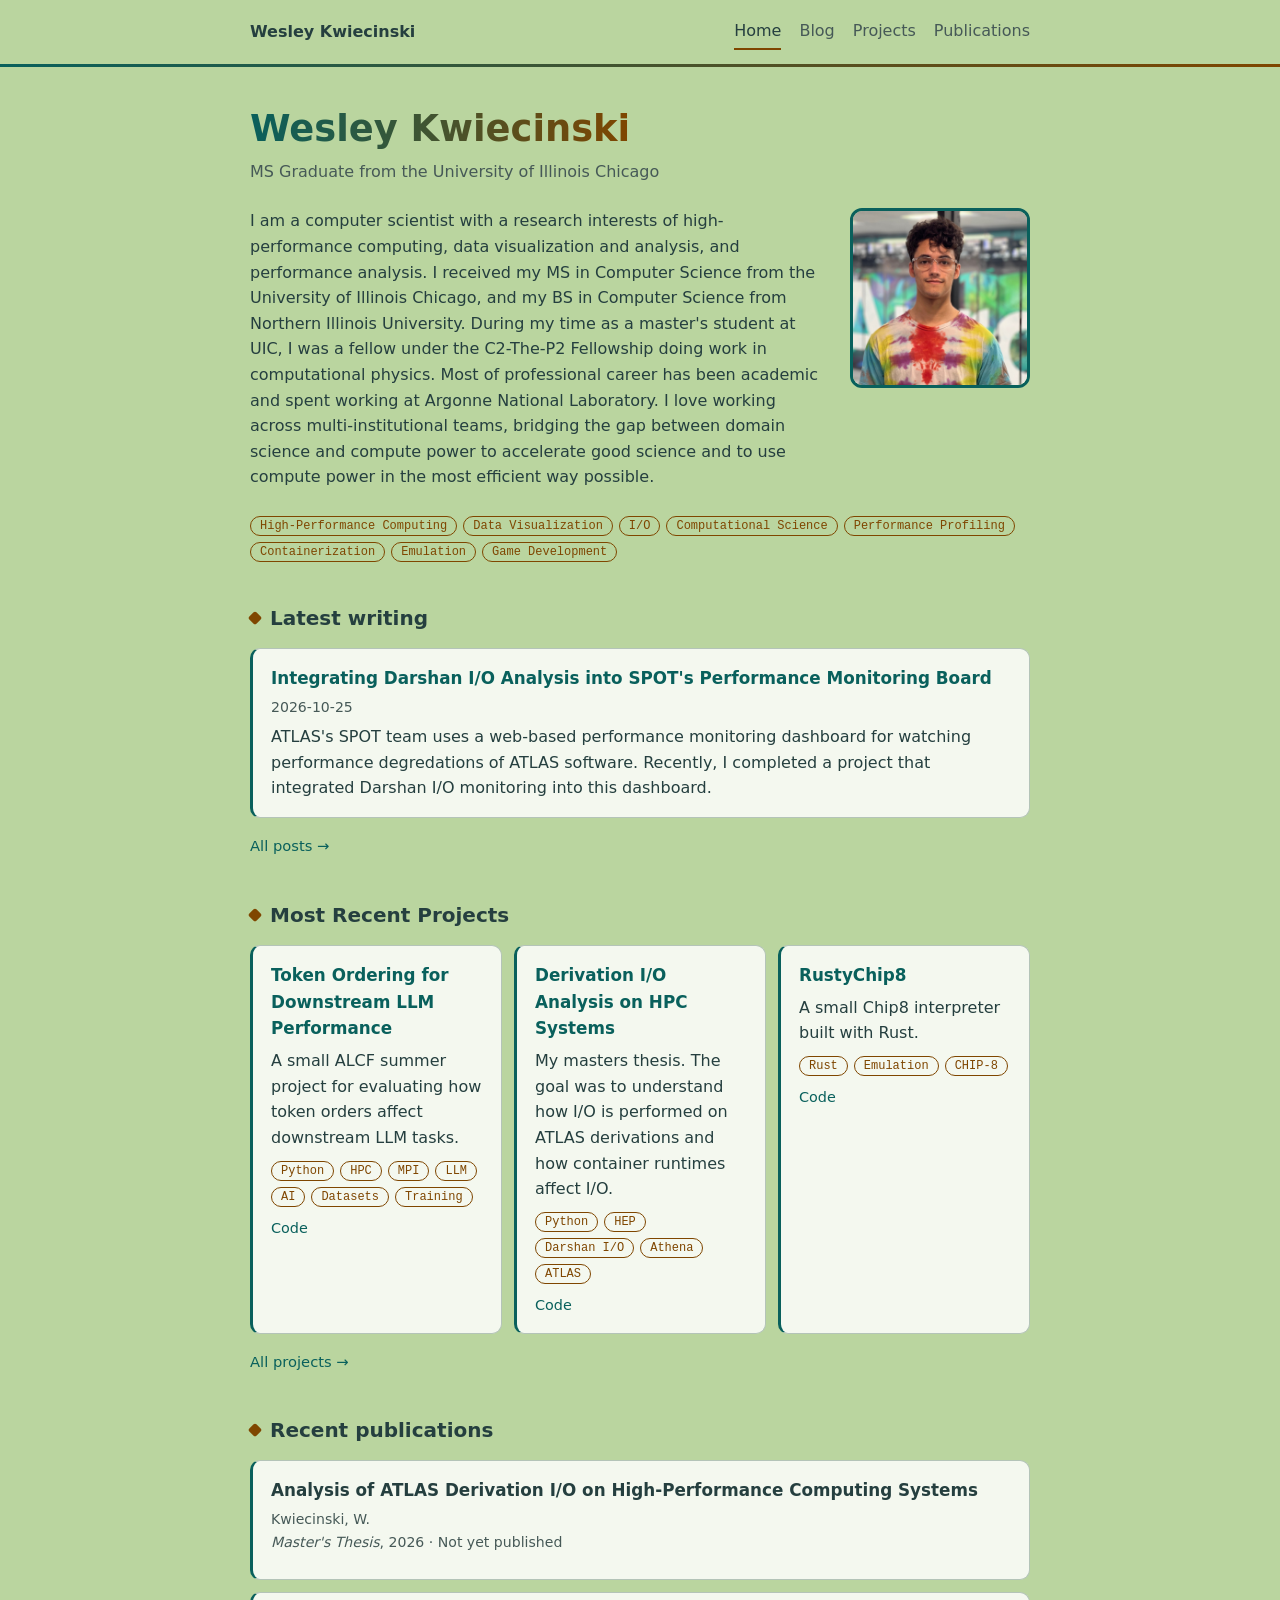
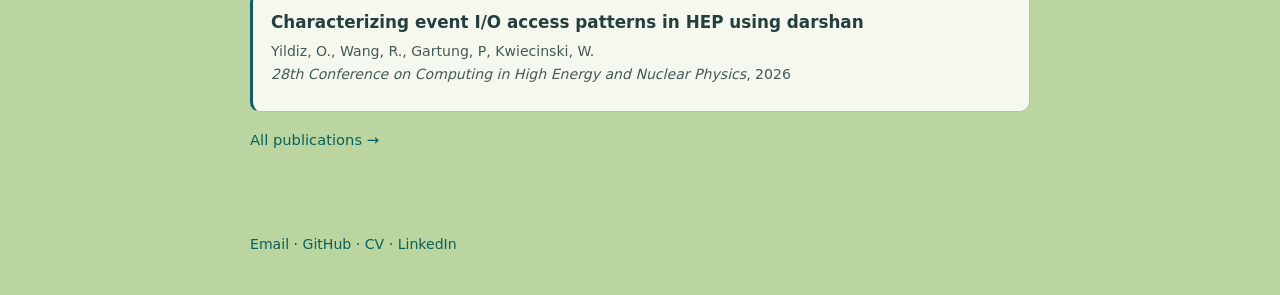
<file: index.html>
<!DOCTYPE html>
<html lang="en">
<head>
<meta charset="utf-8">
<meta name="viewport" content="width=device-width, initial-scale=1">
<title>Wesley Kwiecinski</title>
<link rel="stylesheet" href="style.css">
</head>
<body data-page="home">
<header id="site-header"></header>
<main id="view"></main>
<footer id="site-footer"></footer>
<script src="site.js"></script>
</body>
</html>
</file>
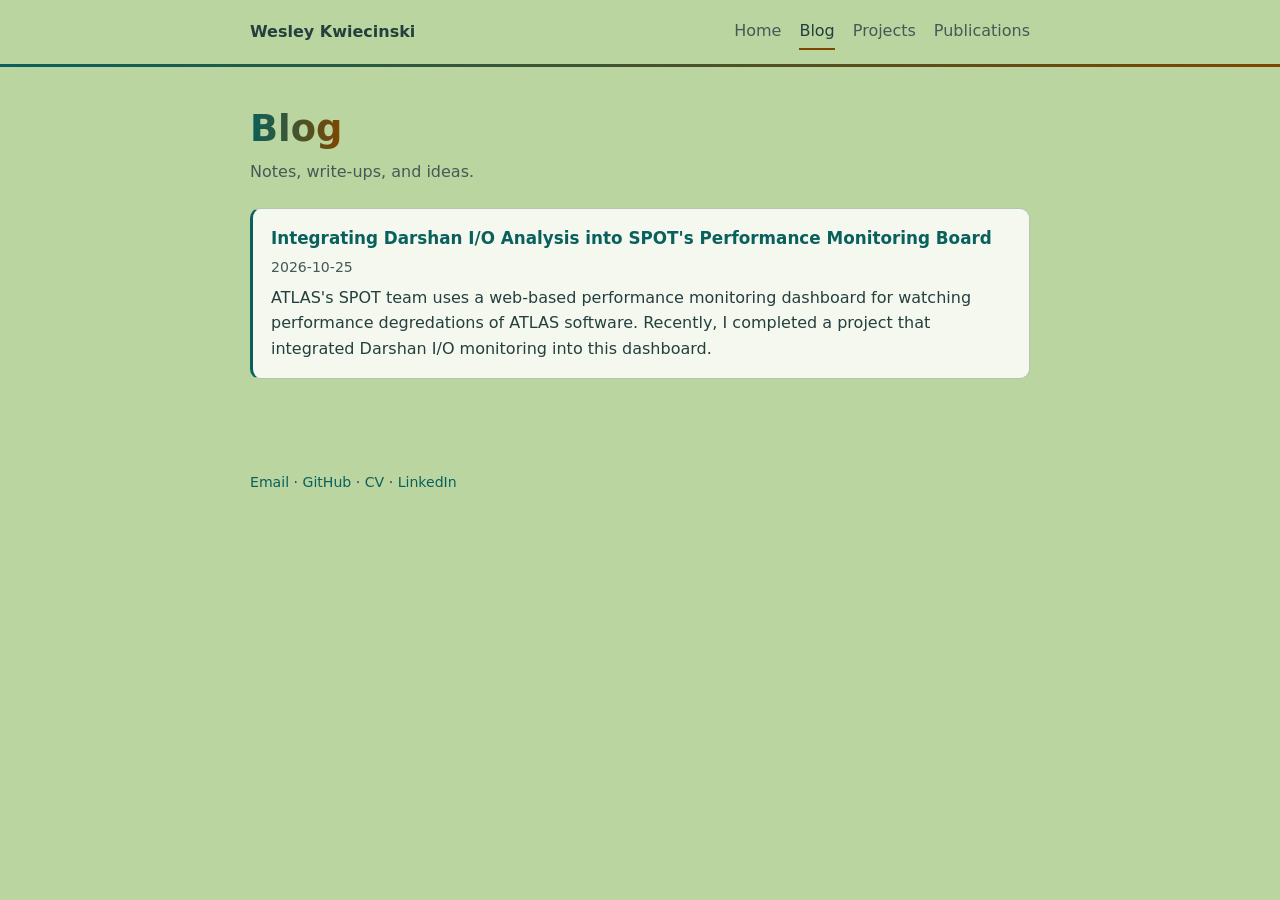
<file: blog.html>
<!DOCTYPE html>
<html lang="en">
<head>
<meta charset="utf-8">
<meta name="viewport" content="width=device-width, initial-scale=1">
<title>Wesley Kwiecinski</title>
<link rel="stylesheet" href="style.css">
</head>
<body data-page="blog">
<header id="site-header"></header>
<main id="view"></main>
<footer id="site-footer"></footer>
<script src="site.js"></script>
</body>
</html>
</file>
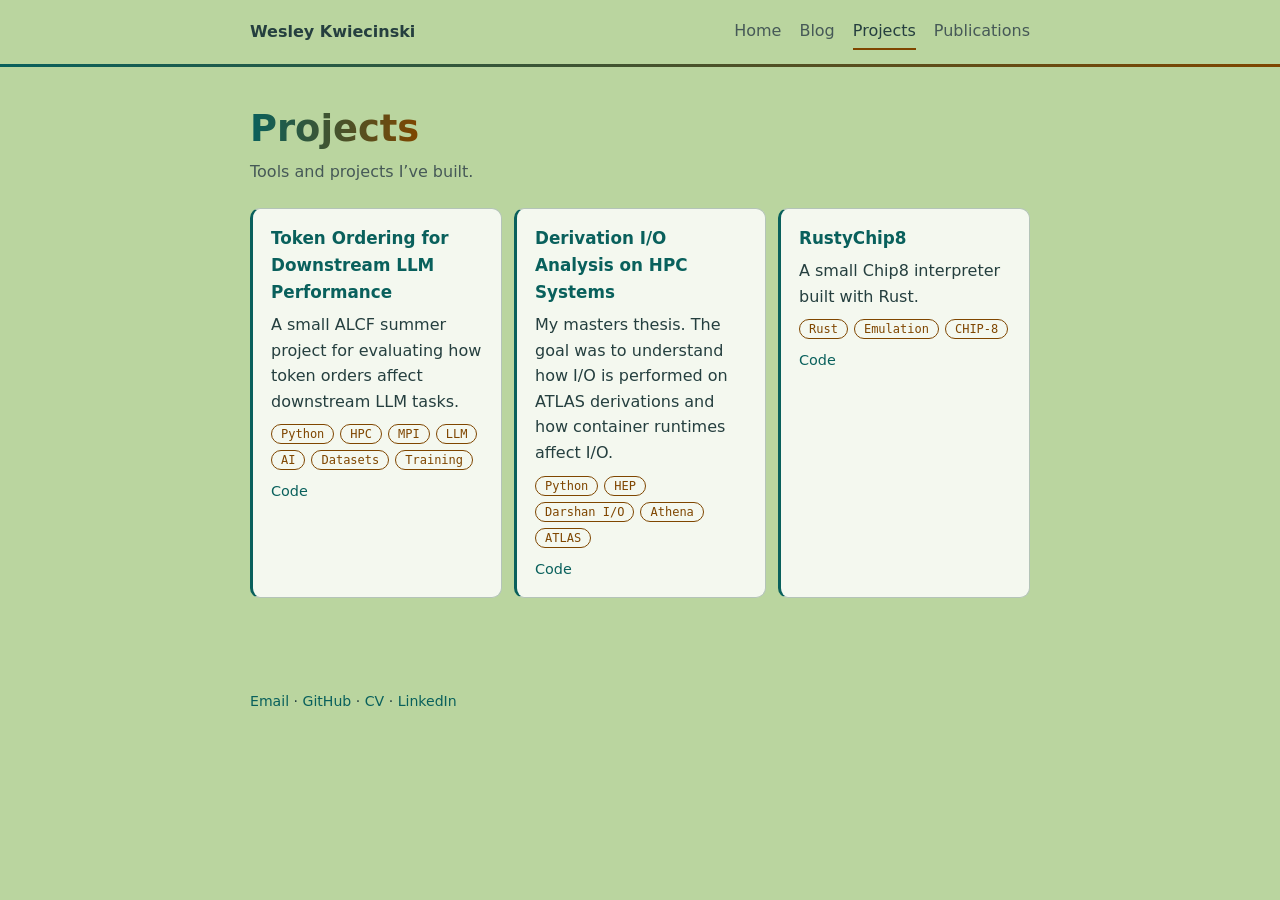
<file: projects.html>
<!DOCTYPE html>
<html lang="en">
<head>
<meta charset="utf-8">
<meta name="viewport" content="width=device-width, initial-scale=1">
<title>Wesley Kwiecinski</title>
<link rel="stylesheet" href="style.css">
</head>
<body data-page="projects">
<header id="site-header"></header>
<main id="view"></main>
<footer id="site-footer"></footer>
<script src="site.js"></script>
</body>
</html>
</file>
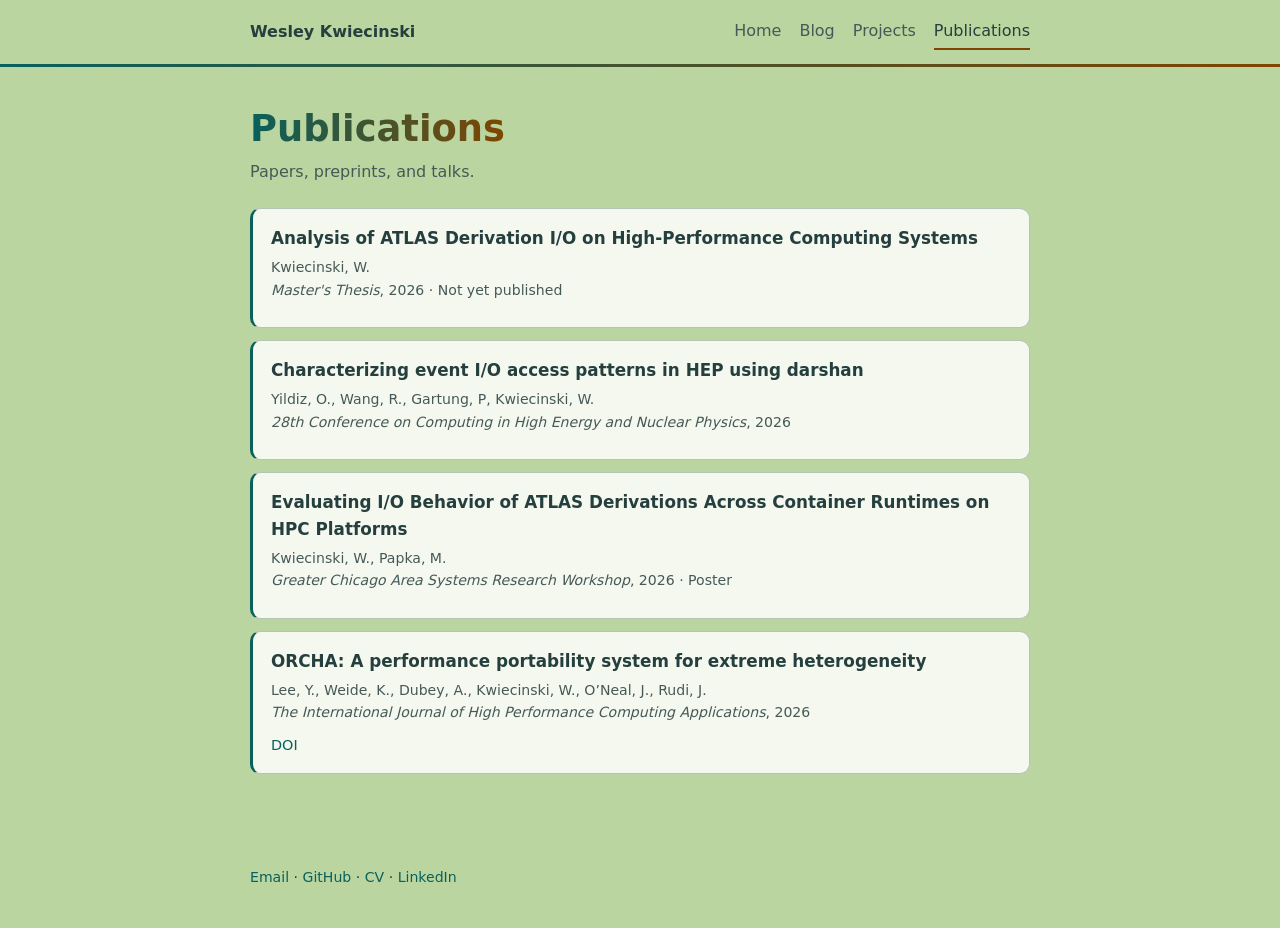
<file: publications.html>
<!DOCTYPE html>
<html lang="en">
<head>
<meta charset="utf-8">
<meta name="viewport" content="width=device-width, initial-scale=1">
<title>Wesley Kwiecinski</title>
<link rel="stylesheet" href="style.css">
</head>
<body data-page="publications">
<header id="site-header"></header>
<main id="view"></main>
<footer id="site-footer"></footer>
<script src="site.js"></script>
</body>
</html>
</file>
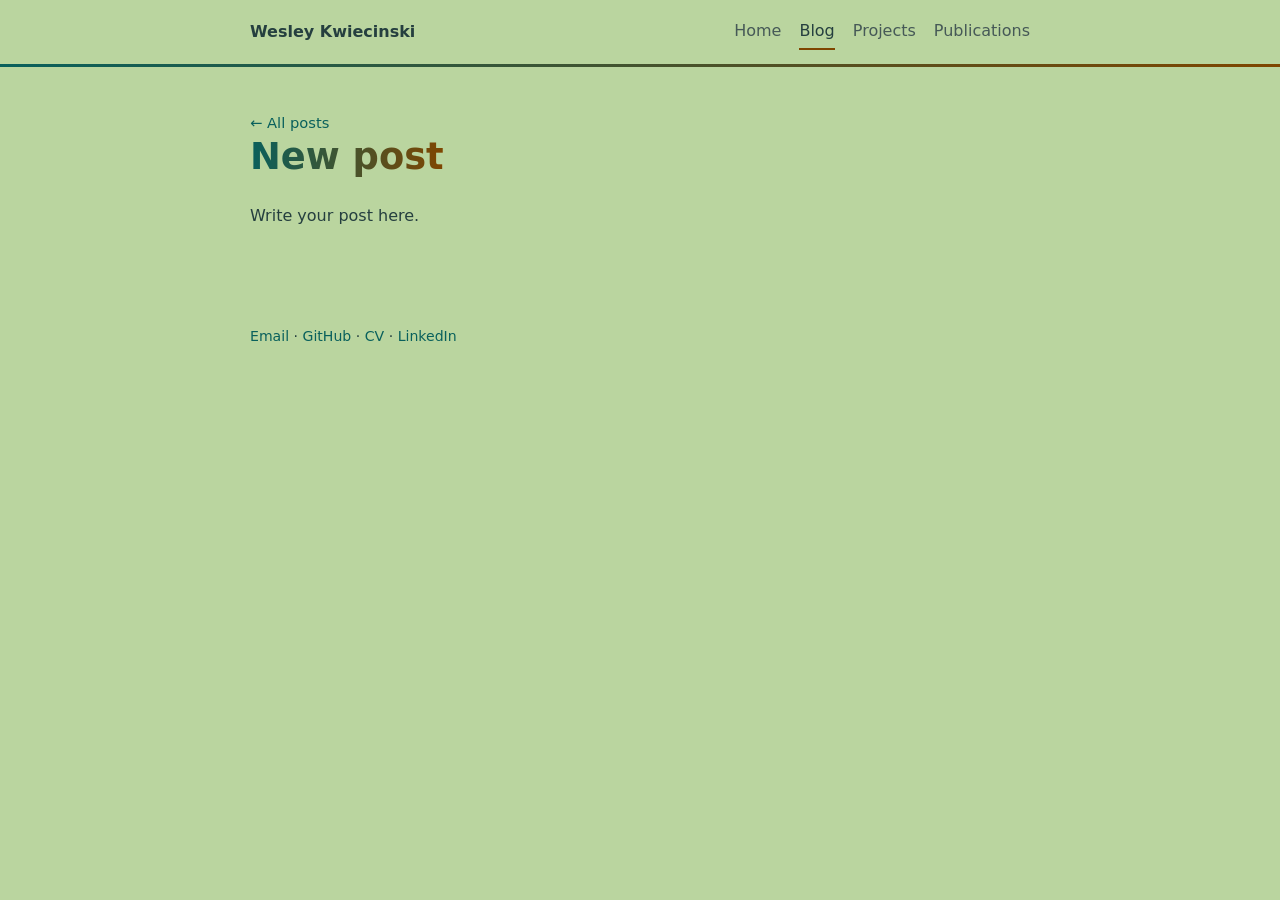
<file: posts/_template.html>
<!DOCTYPE html>
<html lang="en">
<head>
<meta charset="utf-8">
<meta name="viewport" content="width=device-width, initial-scale=1">
<title>New post</title>
<link rel="stylesheet" href="../style.css">
</head>
<body data-page="post" data-root="../">
<header id="site-header"></header>
<main id="view">
<!-- The title and date come from this post's entry in POSTS (site.js). Write the post below. -->
<article>
<p>Write your post here.</p>

<!-- Images and other files: put them in data/posts/ and reference them with ../data/posts/... -->
<!-- <figure><img src="../data/posts/example.png" alt="Describe the image"><figcaption>Caption.</figcaption></figure> -->
</article>
</main>
<footer id="site-footer"></footer>
<script src="../site.js"></script>
</body>
</html>
</file>
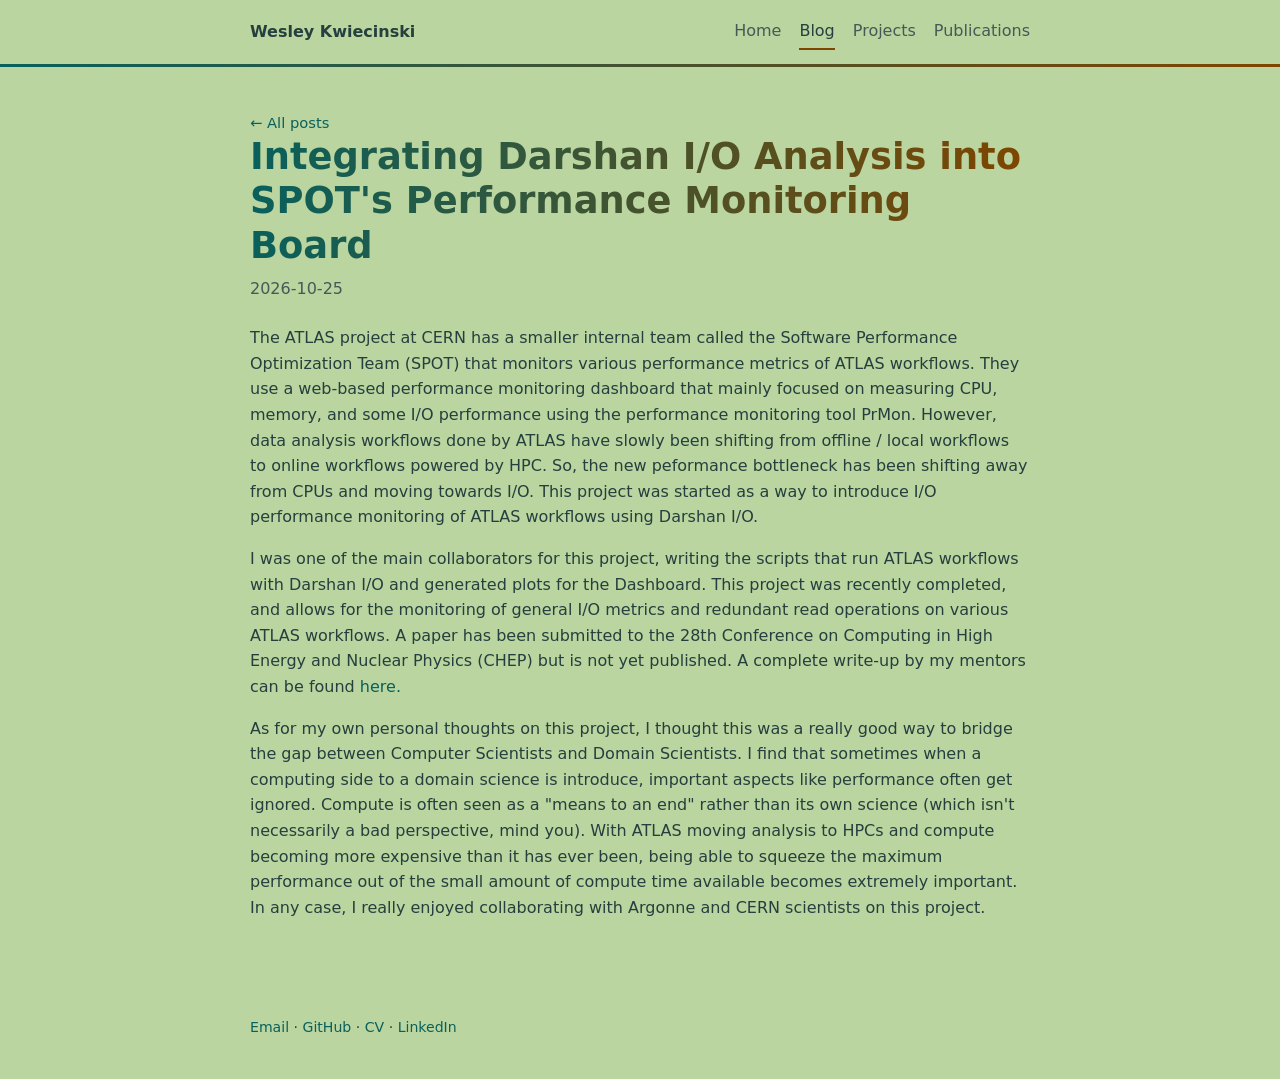
<file: posts/darshan-traces.html>
<!DOCTYPE html>
<html lang="en">
<head>
<meta charset="utf-8">
<meta name="viewport" content="width=device-width, initial-scale=1">
<title>Placeholder: Reading Darshan traces at scale</title>
<link rel="stylesheet" href="../style.css">
</head>
<body data-page="post" data-root="../">
<header id="site-header"></header>
<main id="view">
<!-- The title and date come from this post's entry in POSTS (site.js). Write the post below. -->
<article>
<p>The ATLAS project at CERN has a smaller internal team called the Software Performance Optimization Team (SPOT) that monitors various performance metrics of ATLAS workflows. They use a web-based performance monitoring dashboard that mainly focused on measuring CPU, memory, and some I/O performance using the performance monitoring tool PrMon. However, data analysis workflows done by ATLAS have slowly been shifting from offline / local workflows to online workflows powered by HPC. So, the new peformance bottleneck has been shifting away from CPUs and moving towards I/O. This project was started as a way to introduce I/O performance monitoring of ATLAS workflows using Darshan I/O.</p>

<p>I was one of the main collaborators for this project, writing the scripts that run ATLAS workflows with Darshan I/O and generated plots for the Dashboard. This project was recently completed, and allows for the monitoring of general I/O metrics and redundant read operations on various ATLAS workflows. A paper has been submitted to the 28th Conference on Computing in High Energy and Nuclear Physics (CHEP) but is not yet published. A complete write-up by my mentors can be found <a href="https://www.mcs.anl.gov/research/projects/darshan/2026/07/16/integrating-darshan-into-spot-for-atlas-production-workflow-monitoring/">here.</a></p>

<p>As for my own personal thoughts on this project, I thought this was a really good way to bridge the gap between Computer Scientists and Domain Scientists. I find that sometimes when a computing side to a domain science is introduce, important aspects like performance often get ignored. Compute is often seen as a "means to an end" rather than its own science (which isn't necessarily a bad perspective, mind you). With ATLAS moving analysis to HPCs and compute becoming more expensive than it has ever been, being able to squeeze the maximum performance out of the small amount of compute time available becomes extremely important. In any case, I really enjoyed collaborating with Argonne and CERN scientists on this project.</p>
<!-- Images and other files: put them in data/posts/ and reference them with ../data/posts/... -->
<!-- <figure><img src="../data/posts/example.png" alt="Describe the image"><figcaption>Caption.</figcaption></figure> -->
</article>
</main>
<footer id="site-footer"></footer>
<script src="../site.js"></script>
</body>
</html>
</file>
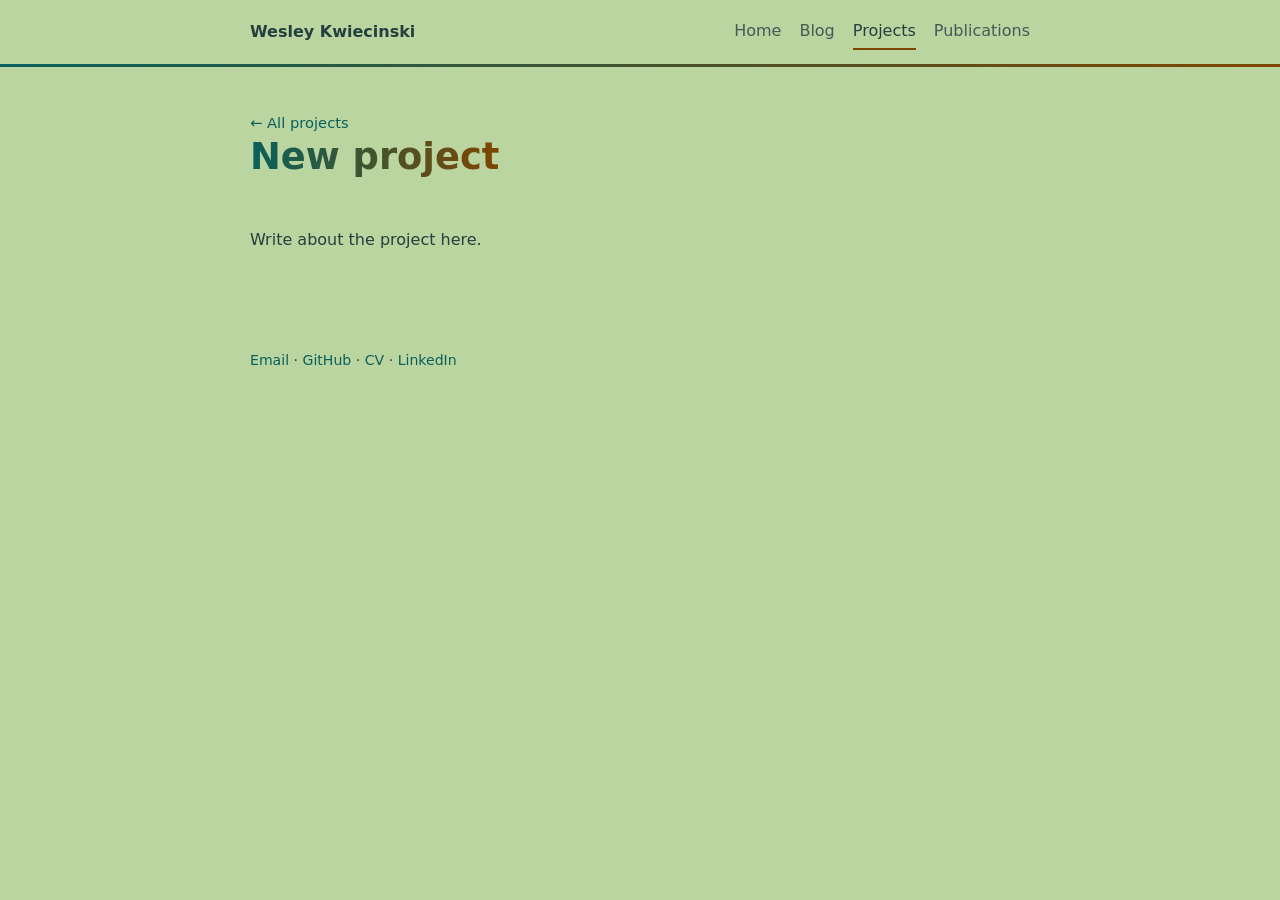
<file: project/_template.html>
<!DOCTYPE html>
<html lang="en">
<head>
<meta charset="utf-8">
<meta name="viewport" content="width=device-width, initial-scale=1">
<title>New project</title>
<link rel="stylesheet" href="../style.css">
</head>
<body data-page="project" data-root="../">
<header id="site-header"></header>
<main id="view">
<!-- The name, description, tags and links come from this project's entry in PROJECTS (site.js). Write about the project below. -->
<article>
<p>Write about the project here.</p>

<!-- Images and other files: put them in data/projects/ and reference them with ../data/projects/... -->
<!-- <figure><img src="../data/projects/example.png" alt="Describe the image"><figcaption>Caption.</figcaption></figure> -->
</article>
</main>
<footer id="site-footer"></footer>
<script src="../site.js"></script>
</body>
</html>
</file>
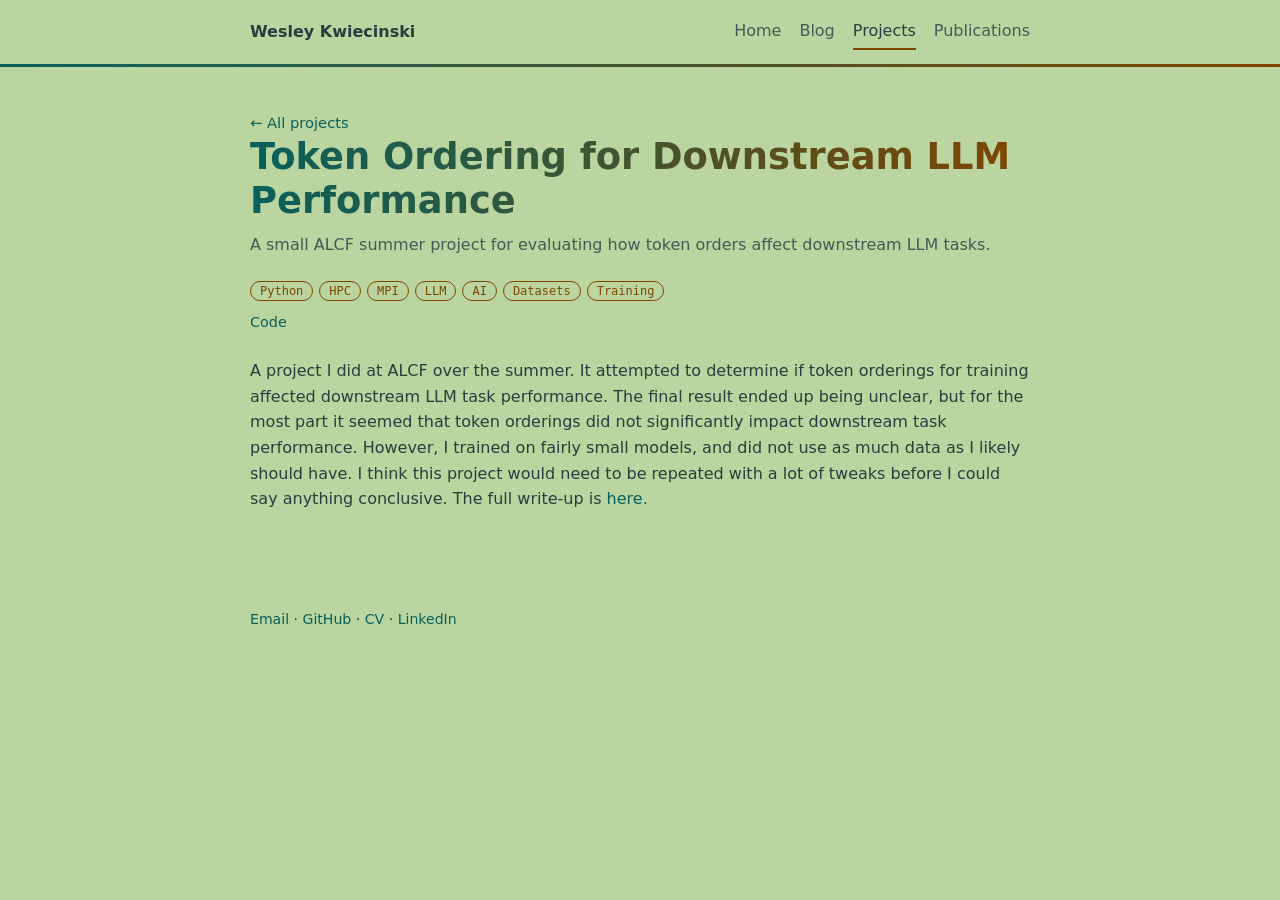
<file: project/corpus-explore.html>
<!DOCTYPE html>
<html lang="en">
<head>
<meta charset="utf-8">
<meta name="viewport" content="width=device-width, initial-scale=1">
<title>Token Ordering for Downstream LLM Performance</title>
<link rel="stylesheet" href="../style.css">
</head>
<body data-page="project" data-root="../">
<header id="site-header"></header>
<main id="view">
<!-- The name, description, tags and links come from this project's entry in PROJECTS (site.js). Write about the project below. -->
<article>
<p>A project I did at ALCF over the summer. It attempted to determine if token orderings for training affected downstream LLM task performance. The final result ended up being unclear, but for the most part it seemed that token orderings did not significantly impact downstream task performance. However, I trained on fairly small models, and did not use as much data as I likely should have. I think this project would need to be repeated with a lot of tweaks before I could say anything conclusive. The full write-up is <a href="data/Token_Order_Evaluation_for_Pre_training.pdf">here.</a></p>

<!-- Images and other files: put them in data/projects/ and reference them with ../data/projects/... -->
<!-- <figure><img src="../data/projects/example.png" alt="Describe the image"><figcaption>Caption.</figcaption></figure> -->
</article>
</main>
<footer id="site-footer"></footer>
<script src="../site.js"></script>
</body>
</html>
</file>
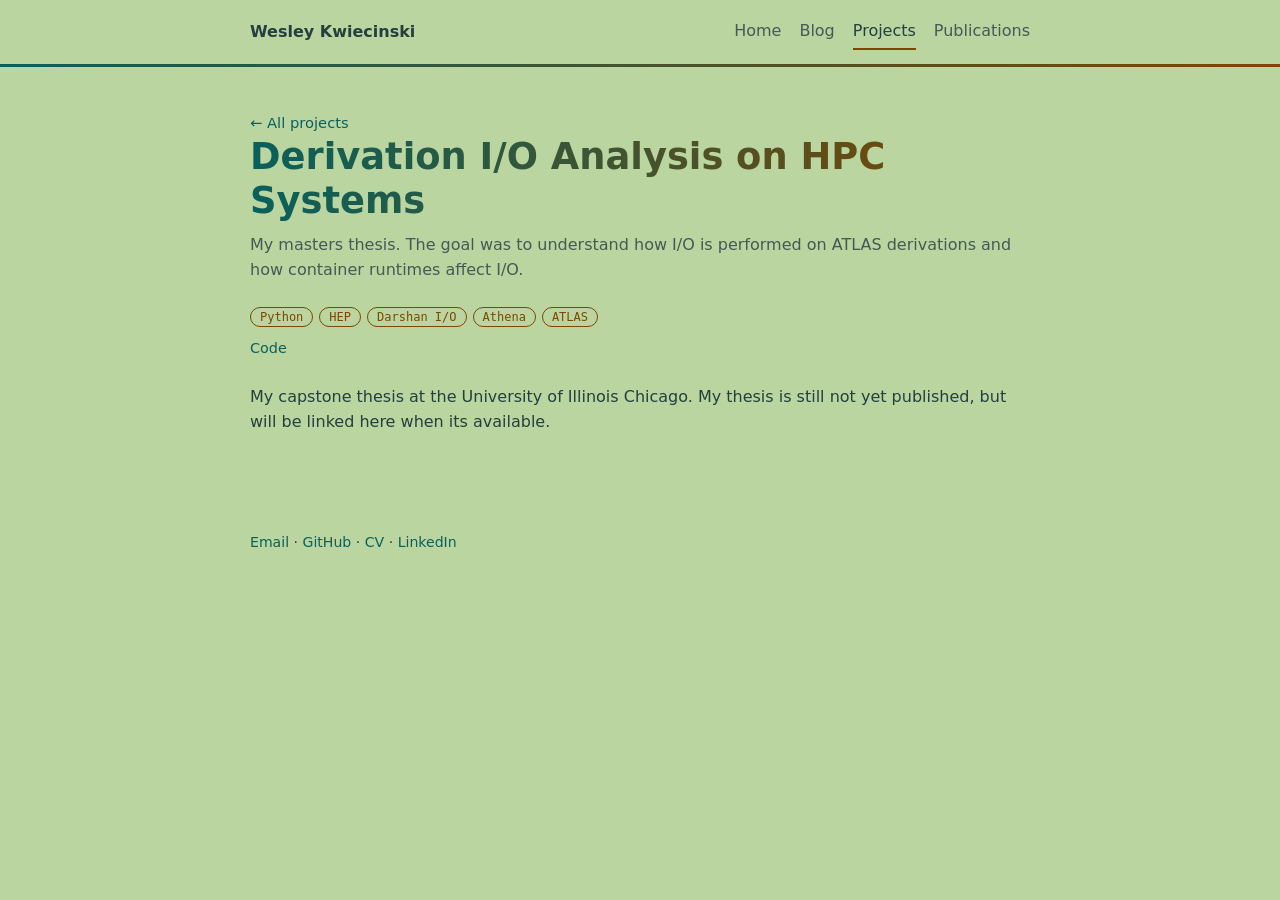
<file: project/ms-thesis.html>
<!DOCTYPE html>
<html lang="en">
<head>
<meta charset="utf-8">
<meta name="viewport" content="width=device-width, initial-scale=1">
<title>Derivation I/O Analysis on HPC Systems</title>
<link rel="stylesheet" href="../style.css">
</head>
<body data-page="project" data-root="../">
<header id="site-header"></header>
<main id="view">
<!-- The name, description, tags and links come from this project's entry in PROJECTS (site.js). Write about the project below. -->
<article>
<p>My capstone thesis at the University of Illinois Chicago. My thesis is still not yet published, but will be linked here when its available.</p>

<!-- Images and other files: put them in data/projects/ and reference them with ../data/projects/... -->
<!-- <figure><img src="../data/projects/example.png" alt="Describe the image"><figcaption>Caption.</figcaption></figure> -->
</article>
</main>
<footer id="site-footer"></footer>
<script src="../site.js"></script>
</body>
</html>
</file>
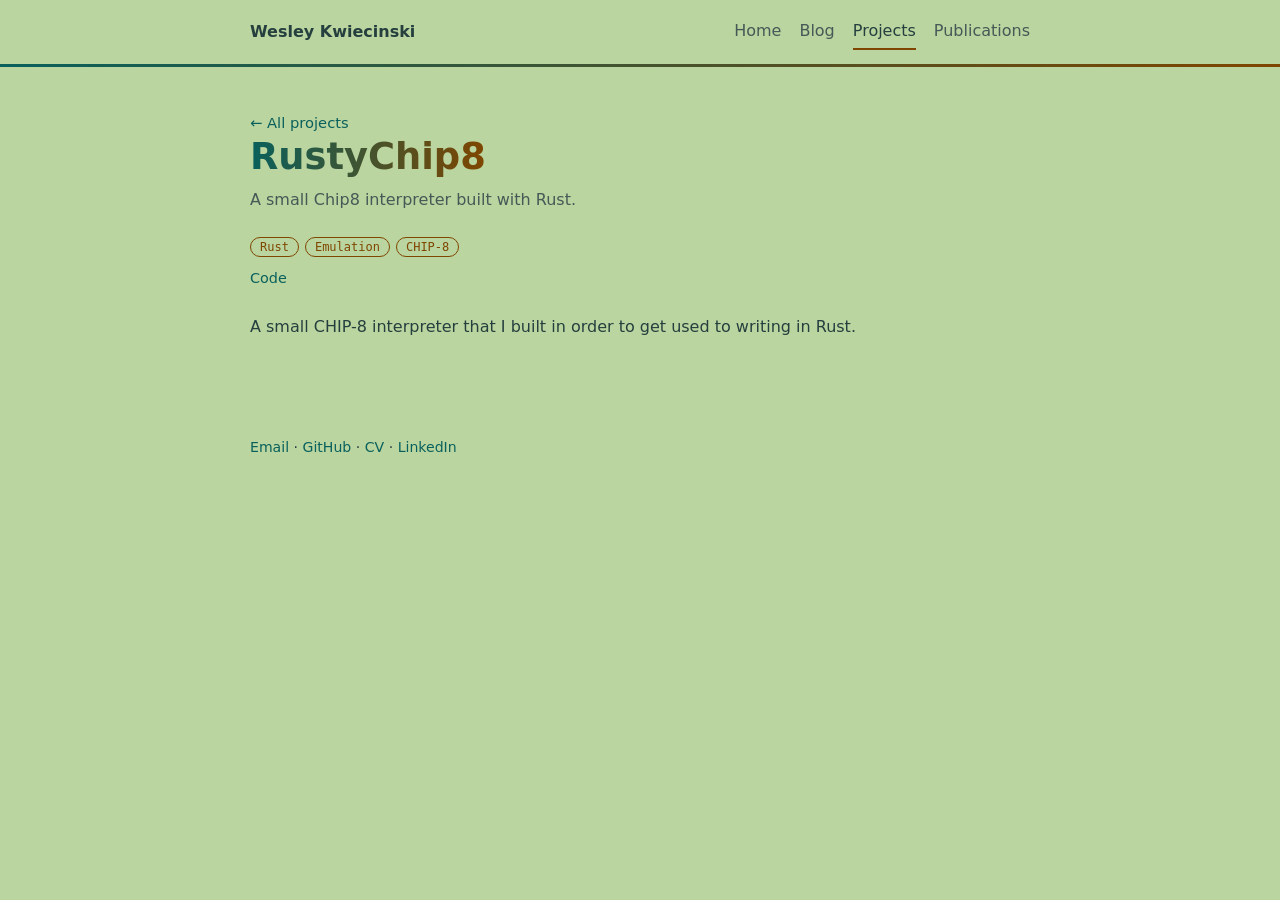
<file: project/rustychip8.html>
<!DOCTYPE html>
<html lang="en">
<head>
<meta charset="utf-8">
<meta name="viewport" content="width=device-width, initial-scale=1">
<title>RustyChip8</title>
<link rel="stylesheet" href="../style.css">
</head>
<body data-page="project" data-root="../">
<header id="site-header"></header>
<main id="view">
<!-- The name, description, tags and links come from this project's entry in PROJECTS (site.js). Write about the project below. -->
<article>
<p>A small CHIP-8 interpreter that I built in order to get used to writing in Rust.</p>

<!-- Images and other files: put them in data/projects/ and reference them with ../data/projects/... -->
<!-- <figure><img src="../data/projects/example.png" alt="Describe the image"><figcaption>Caption.</figcaption></figure> -->
</article>
</main>
<footer id="site-footer"></footer>
<script src="../site.js"></script>
</body>
</html>
</file>
<file: style.css>
:root{
  --bg:#bad59f;--surface:#f4f8ef;--text:#253f3f;--muted:#465957;
  --accent:#09605c;--accent2:#7f4600;--line:#b4c4b8;
  --font:system-ui,-apple-system,"Segoe UI",Roboto,sans-serif;
  --mono:ui-monospace,"SF Mono",Menlo,Consolas,monospace;
  box-sizing:border-box
}
@media (prefers-color-scheme:dark){
  :root{--bg:#0a1e20;--surface:#112c2e;--text:#e8f1ec;--muted:#86a6a1;
    --accent:#3fd6c6;--accent2:#ffb02e;--line:#1f4244;color-scheme:dark}
}
*{box-sizing:border-box}
html,body{margin:0;background:var(--bg);color:var(--text);font:16px/1.6 var(--font)}
a{color:var(--accent);text-decoration:none}a:hover{text-decoration:underline}
header{position:sticky;top:0;background:var(--bg);z-index:5}
header::after{content:"";display:block;height:3px;background:linear-gradient(90deg,var(--accent),var(--accent2))}
.bar{max-width:820px;margin:0 auto;padding:14px 20px;display:flex;align-items:center;justify-content:space-between;gap:16px;flex-wrap:wrap}
.brand{font-weight:700;color:var(--text)}
nav{display:flex;gap:18px;flex-wrap:wrap}
nav a{color:var(--muted);padding:4px 0;border-bottom:2px solid transparent}
nav a:hover{color:var(--text);text-decoration:none}
nav a.on{color:var(--text);border-color:var(--accent2)}
main{background:transparent;max-width:820px;margin:0 auto;padding:40px 20px 80px}
#view,#site-footer{background:transparent;color:var(--text)}
#view a,#site-footer a{color:var(--accent)}
h1{font-size:2.3rem;line-height:1.2;margin:0 0 8px;color:var(--accent);
  background:linear-gradient(90deg,var(--accent),var(--accent2));-webkit-background-clip:text;background-clip:text;-webkit-text-fill-color:transparent;width:fit-content;max-width:100%}
h2{font-size:1.25rem;margin:40px 0 14px;display:flex;align-items:center;gap:10px}
h2::before{content:"";width:10px;height:10px;border-radius:2px;background:var(--accent2);transform:rotate(45deg)}
.sub{color:var(--muted);margin:0 0 24px}
.card{background:var(--surface);color:var(--text);border:1px solid var(--line);border-left:3px solid var(--accent);border-radius:10px;padding:16px 18px;margin-bottom:12px;transition:border-left-color .15s}
.card:hover{border-left-color:var(--accent2)}
.card a{color:var(--accent)}
.card h3{color:var(--text);margin:0 0 4px;font-size:1.05rem}
.card p{margin:6px 0 0}
.meta{color:var(--muted);font-size:.88rem}
.tags{display:flex;gap:6px;flex-wrap:wrap;margin-top:10px}
.tag{font:.75rem var(--mono);border:1px solid var(--accent2);border-radius:999px;padding:2px 9px;color:var(--accent2)}
.links{display:flex;gap:14px;margin-top:10px;font-size:.9rem;flex-wrap:wrap}
.grid{display:grid;grid-template-columns:repeat(auto-fit,minmax(230px,1fr));gap:12px}
.more{display:inline-block;margin-top:4px;font-size:.92rem}
footer{max-width:820px;margin:0 auto;padding:0 20px 40px;color:var(--muted);font-size:.88rem}
article{margin-top:24px}
article img,article video{max-width:100%;height:auto;border-radius:8px;border:1px solid var(--line)}
article figure{margin:24px 0}
article figcaption{color:var(--muted);font-size:.88rem;margin-top:6px}
article pre{background:var(--surface);border:1px solid var(--line);border-radius:8px;padding:12px 14px;overflow-x:auto;font:.88rem var(--mono)}
article code{font-family:var(--mono)}
.about{display:flex;flex-direction:row-reverse;align-items:flex-start;gap:24px}
.about p:first-child{margin-top:0}
.headshot{width:180px;aspect-ratio:1;object-fit:cover;border-radius:12px;border:3px solid var(--accent);flex-shrink:0}
@media (max-width:600px){.about{flex-direction:column;align-items:center}.headshot{width:150px}}
</file>
